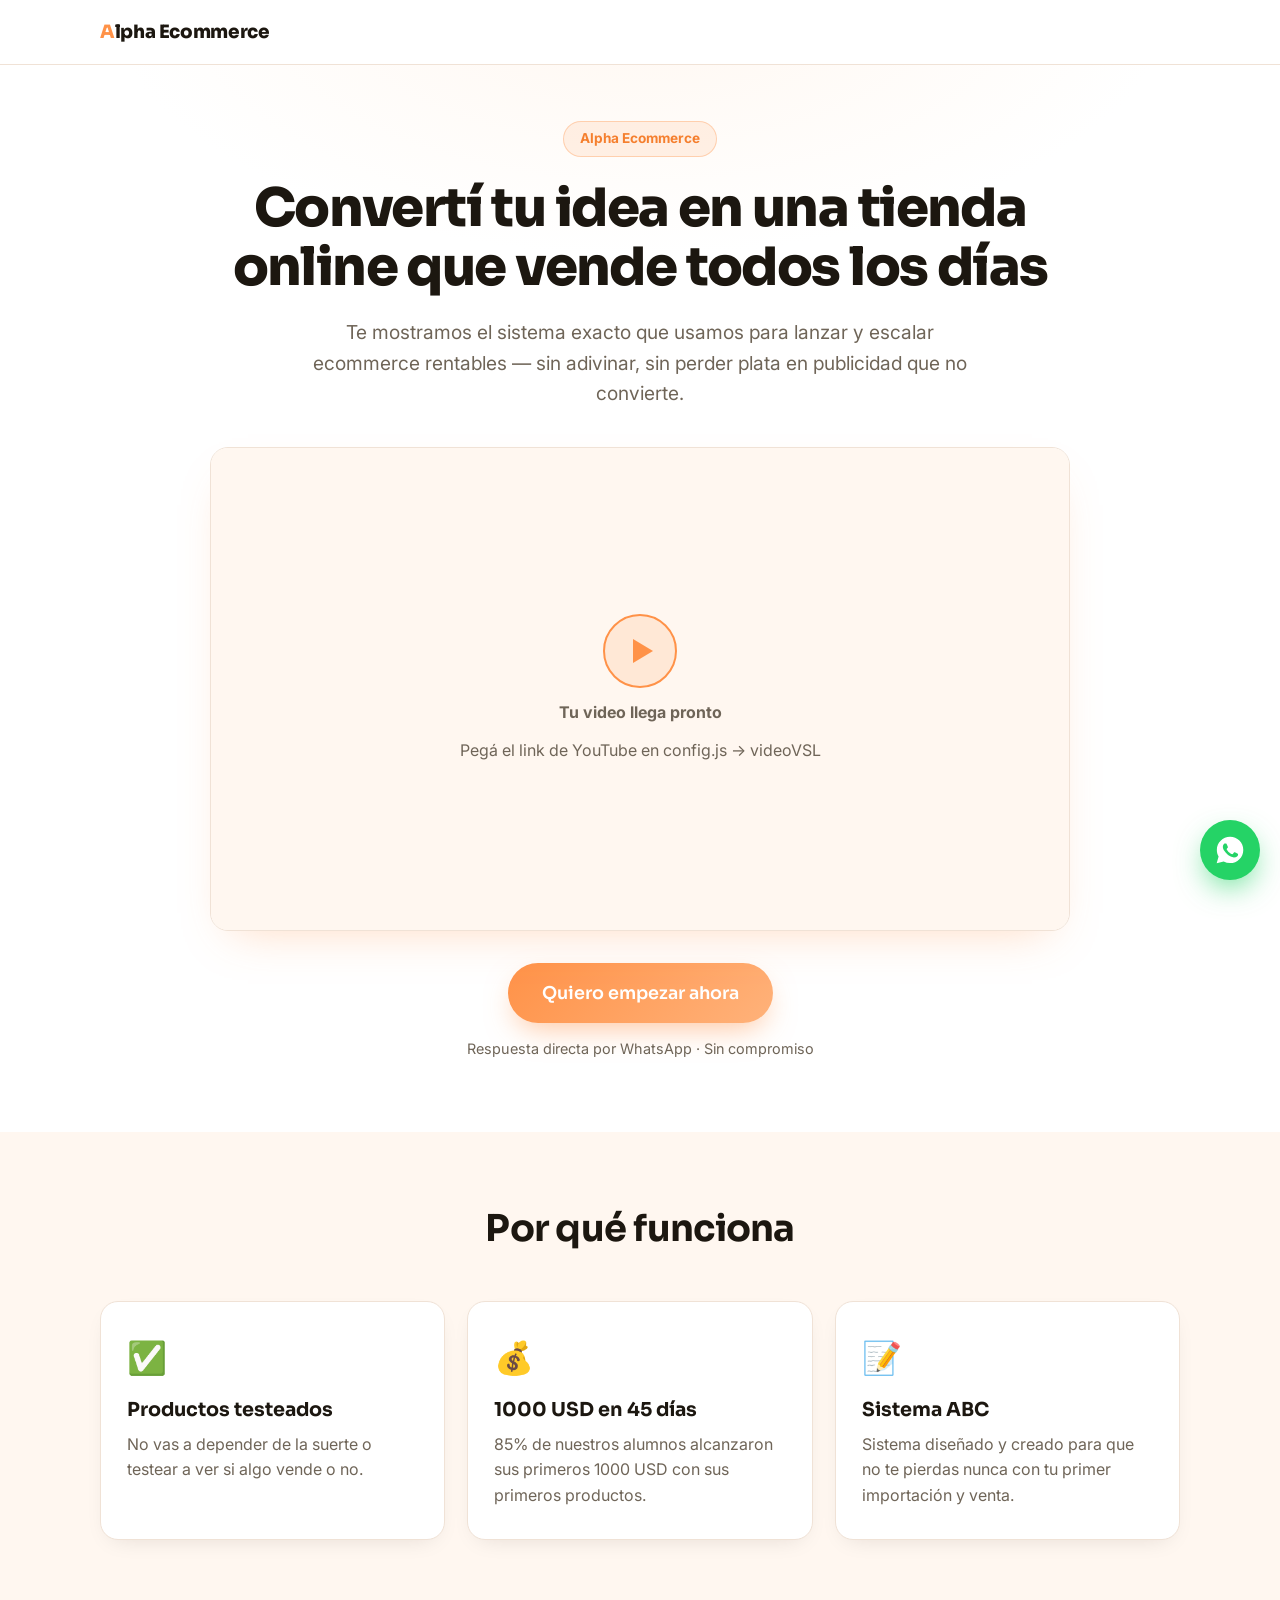
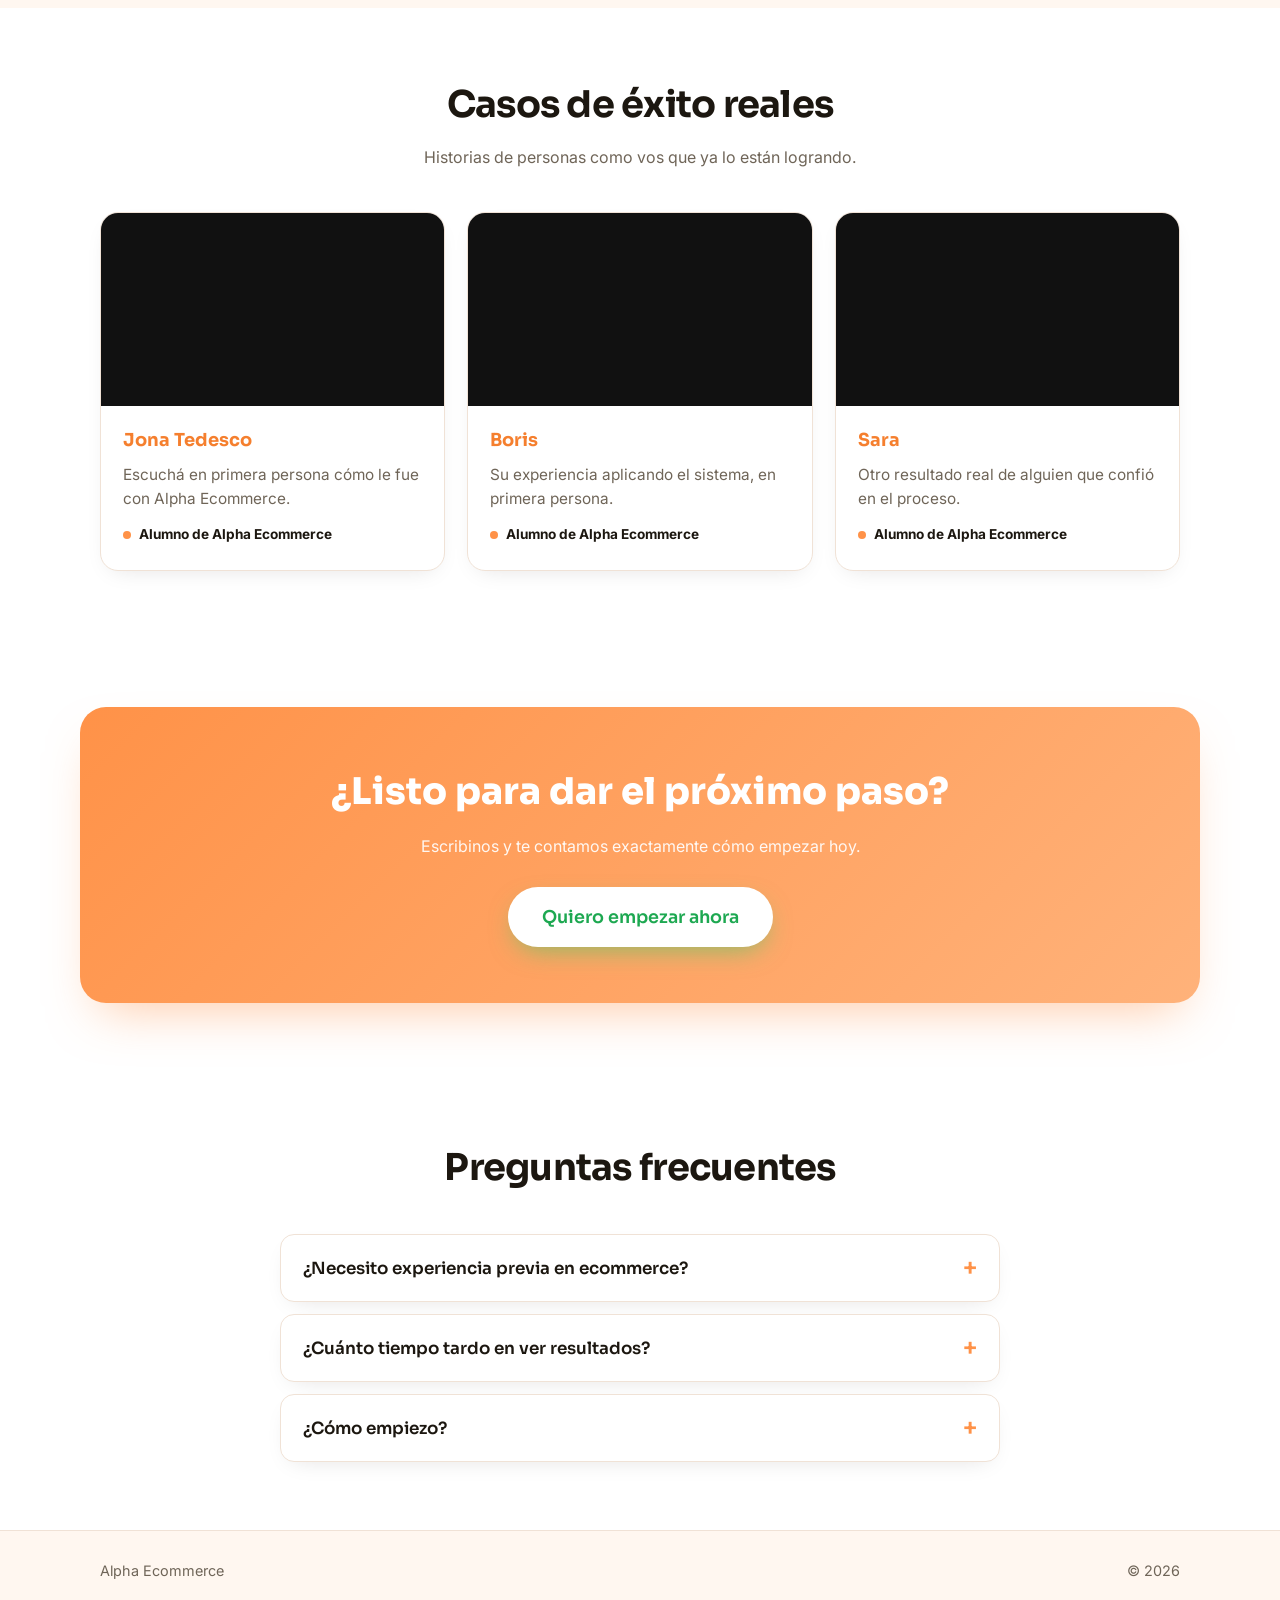
<file: index.html>
<!DOCTYPE html>
<html lang="es">
<head>
  <meta charset="UTF-8" />
  <meta name="viewport" content="width=device-width, initial-scale=1.0" />
  <title>Alpha Ecommerce — Escalá tu tienda online</title>
  <meta name="description" content="El sistema para lanzar y escalar ecommerce rentables. Mirá el video y los casos de éxito reales." />
  <link rel="preconnect" href="https://fonts.googleapis.com" />
  <link rel="preconnect" href="https://fonts.gstatic.com" crossorigin />
  <link href="https://fonts.googleapis.com/css2?family=Sora:wght@400;600;700;800&family=Inter:wght@400;500;600&display=swap" rel="stylesheet" />
  <link rel="stylesheet" href="assets/css/styles.css" />
</head>
<body>

  <!-- ====== NAV ====== -->
  <header class="nav">
    <div class="container nav__inner">
      <a href="#top" class="brand" id="brandName">Alpha Ecommerce</a>
    </div>
  </header>

  <!-- ====== HERO / VSL ====== -->
  <section class="hero" id="top">
    <div class="container hero__inner">
      <span class="pill" id="heroEyebrow">Alpha Ecommerce</span>
      <h1 class="hero__title" id="heroTitle">Cargando…</h1>
      <p class="hero__sub" id="heroSub"></p>

      <div class="video-frame" id="vslWrap">
        <!-- El video VSL se inyecta acá -->
      </div>

      <a href="#" class="btn btn--lg btn--cta" data-wa id="heroCta">Quiero empezar ahora</a>
      <p class="hero__micro">Respuesta directa por WhatsApp · Sin compromiso</p>
    </div>
  </section>

  <!-- ====== BENEFICIOS ====== -->
  <section class="section beneficios">
    <div class="container">
      <h2 class="section__title">Por qué funciona</h2>
      <div class="grid grid--3" id="beneficiosGrid"></div>
    </div>
  </section>

  <!-- ====== CASOS DE ÉXITO ====== -->
  <section class="section casos" id="casos">
    <div class="container">
      <h2 class="section__title">Casos de éxito reales</h2>
      <p class="section__sub">Historias de personas como vos que ya lo están logrando.</p>
      <div class="grid grid--3" id="casosGrid"></div>
    </div>
  </section>

  <!-- ====== CTA FINAL ====== -->
  <section class="section cta-final">
    <div class="container cta-final__inner">
      <h2 class="cta-final__title">¿Listo para dar el próximo paso?</h2>
      <p class="cta-final__sub">Escribinos y te contamos exactamente cómo empezar hoy.</p>
      <a href="#" class="btn btn--lg btn--wa" data-wa id="ctaFinal">Quiero empezar ahora</a>
    </div>
  </section>

  <!-- ====== FAQ ====== -->
  <section class="section faq">
    <div class="container container--narrow">
      <h2 class="section__title">Preguntas frecuentes</h2>
      <div id="faqList" class="faq__list"></div>
    </div>
  </section>

  <!-- ====== FOOTER ====== -->
  <footer class="footer">
    <div class="container footer__inner">
      <span id="footerBrand">Alpha Ecommerce</span>
      <span class="footer__year" id="footerYear"></span>
    </div>
  </footer>

  <!-- Botón flotante de WhatsApp -->
  <a href="#" class="wa-float" data-wa aria-label="WhatsApp">
    <span class="wa-ico wa-ico--lg" aria-hidden="true"></span>
  </a>

  <script src="assets/js/config.js"></script>
  <script src="assets/js/app.js"></script>
</body>
</html>
</file>
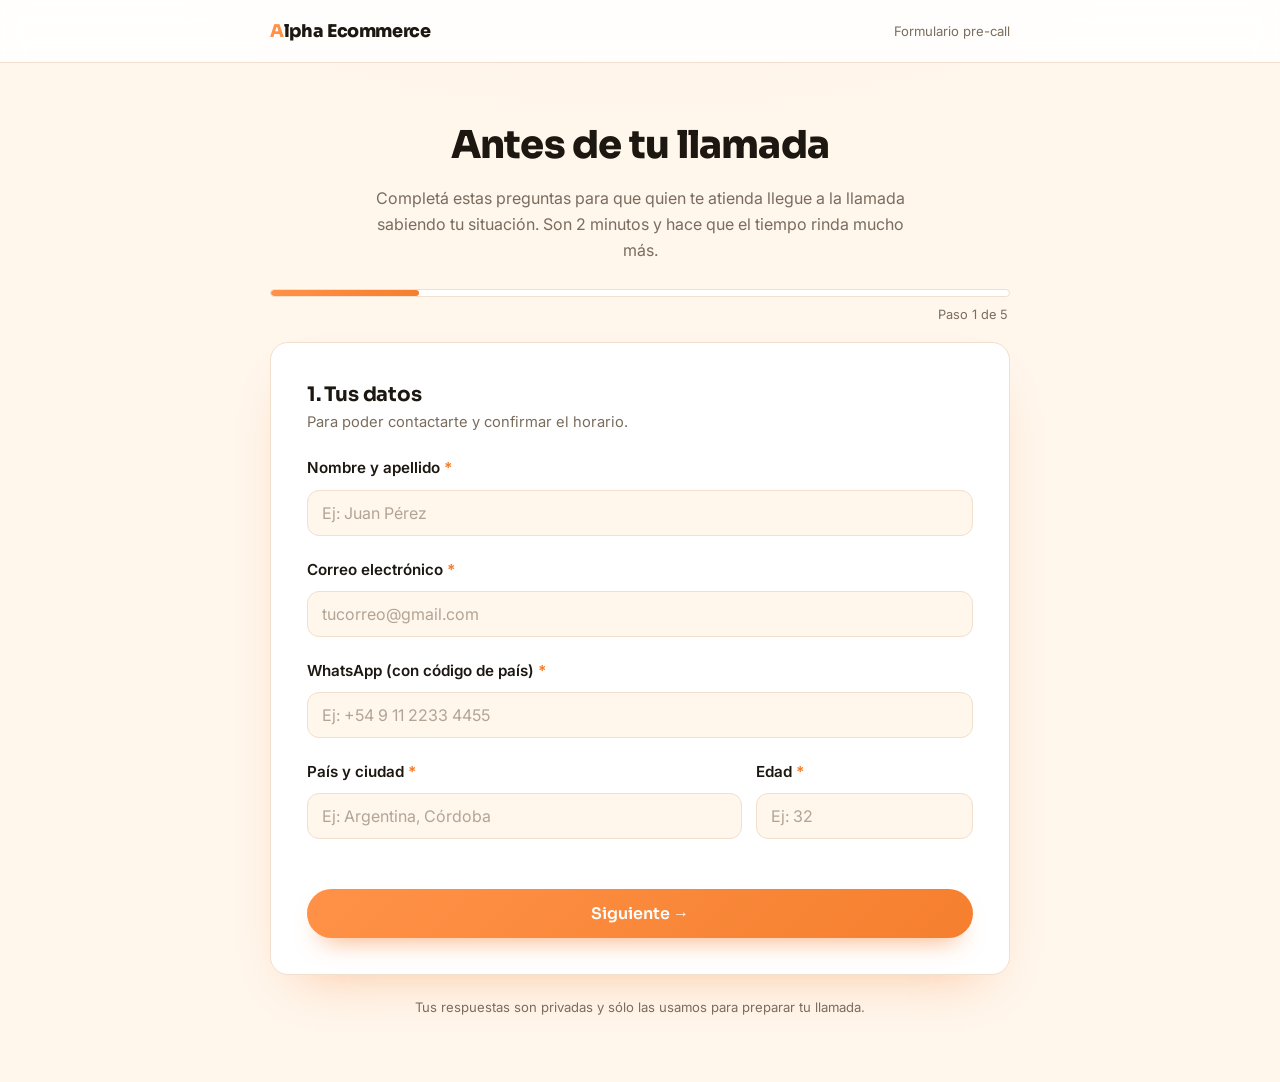
<file: precall.html>
<!DOCTYPE html>
<html lang="es">
<head>
  <meta charset="UTF-8" />
  <meta name="viewport" content="width=device-width, initial-scale=1.0" />
  <title>Formulario pre-call — Alpha Ecommerce</title>
  <meta name="description" content="Formulario previo a la llamada con el equipo de Alpha Ecommerce." />
  <meta name="robots" content="noindex, nofollow" />
  <meta name="theme-color" content="#ff9248" />
  <link rel="preconnect" href="https://fonts.googleapis.com" />
  <link rel="preconnect" href="https://fonts.gstatic.com" crossorigin />
  <link href="https://fonts.googleapis.com/css2?family=Sora:wght@400;600;700;800&family=Inter:wght@400;500;600&display=swap" rel="stylesheet" />
  <link rel="stylesheet" href="assets/css/precall.css" />
</head>
<body class="pc-body">

  <header class="pc-nav">
    <div class="pc-container pc-nav__inner">
      <span class="pc-brand" id="pcBrand">Alpha Ecommerce</span>
      <span class="pc-nav__tag">Formulario pre-call</span>
    </div>
  </header>

  <main class="pc-container pc-main">

    <div class="pc-head">
      <h1 class="pc-title" id="pcTitle">Antes de tu llamada</h1>
      <p class="pc-sub" id="pcSub">
        Completá estas preguntas para que quien te atienda llegue a la llamada
        sabiendo tu situación. Son 2 minutos y hace que el tiempo rinda mucho más.
      </p>
    </div>

    <div class="pc-progress" aria-hidden="true">
      <div class="pc-progress__bar" id="pcBar"></div>
    </div>
    <p class="pc-progress__label">Paso <span id="pcStepNow">1</span> de <span id="pcStepTotal">5</span></p>

    <form id="pcForm" class="pc-card" novalidate>

      <!-- ---------- PASO 1 ---------- -->
      <section class="pc-step is-active" data-step="1">
        <h2 class="pc-step__title">1. Tus datos</h2>
        <p class="pc-step__hint">Para poder contactarte y confirmar el horario.</p>

        <label class="pc-field">
          <span class="pc-label">Nombre y apellido <b>*</b></span>
          <input class="pc-input" type="text" name="Nombre y apellido" required autocomplete="name" placeholder="Ej: Juan Pérez" />
        </label>

        <label class="pc-field">
          <span class="pc-label">Correo electrónico <b>*</b></span>
          <input class="pc-input" type="email" name="Correo" required autocomplete="email" placeholder="tucorreo@gmail.com" />
        </label>

        <label class="pc-field">
          <span class="pc-label">WhatsApp (con código de país) <b>*</b></span>
          <input class="pc-input" type="tel" name="WhatsApp" required autocomplete="tel" placeholder="Ej: +54 9 11 2233 4455" />
        </label>

        <div class="pc-row">
          <label class="pc-field">
            <span class="pc-label">País y ciudad <b>*</b></span>
            <input class="pc-input" type="text" name="Pais y ciudad" required placeholder="Ej: Argentina, Córdoba" />
          </label>
          <label class="pc-field">
            <span class="pc-label">Edad <b>*</b></span>
            <input class="pc-input" type="number" name="Edad" required min="16" max="99" placeholder="Ej: 32" />
          </label>
        </div>
      </section>

      <!-- ---------- PASO 2 ---------- -->
      <section class="pc-step" data-step="2">
        <h2 class="pc-step__title">2. Tu situación hoy</h2>
        <p class="pc-step__hint">Sin filtros: esto es lo que nos permite ayudarte de verdad.</p>

        <fieldset class="pc-field">
          <legend class="pc-label">¿A qué te dedicás actualmente? <b>*</b></legend>
          <div class="pc-options">
            <label class="pc-opt"><input type="radio" name="Ocupacion actual" value="Empleado en relación de dependencia" required /><span>Empleado en relación de dependencia</span></label>
            <label class="pc-opt"><input type="radio" name="Ocupacion actual" value="Independiente / profesional" /><span>Independiente / profesional</span></label>
            <label class="pc-opt"><input type="radio" name="Ocupacion actual" value="Ya tengo un negocio" /><span>Ya tengo un negocio</span></label>
            <label class="pc-opt"><input type="radio" name="Ocupacion actual" value="Estudiante" /><span>Estudiante</span></label>
            <label class="pc-opt"><input type="radio" name="Ocupacion actual" value="Sin trabajo en este momento" /><span>Sin trabajo en este momento</span></label>
          </div>
        </fieldset>

        <fieldset class="pc-field">
          <legend class="pc-label">¿Cuánto generás por mes hoy (aprox.)? <b>*</b></legend>
          <div class="pc-options">
            <label class="pc-opt"><input type="radio" name="Ingresos actuales" value="Menos de 500 USD" required /><span>Menos de 500 USD</span></label>
            <label class="pc-opt"><input type="radio" name="Ingresos actuales" value="De 500 a 1000 USD" /><span>De 500 a 1000 USD</span></label>
            <label class="pc-opt"><input type="radio" name="Ingresos actuales" value="De 1000 a 2500 USD" /><span>De 1000 a 2500 USD</span></label>
            <label class="pc-opt"><input type="radio" name="Ingresos actuales" value="Más de 2500 USD" /><span>Más de 2500 USD</span></label>
          </div>
        </fieldset>

        <fieldset class="pc-field">
          <legend class="pc-label">¿Intentaste emprender antes? <b>*</b></legend>
          <div class="pc-options pc-options--inline">
            <label class="pc-opt"><input type="radio" name="Intentaste emprender antes" value="Sí" required data-toggle="quePaso" /><span>Sí</span></label>
            <label class="pc-opt"><input type="radio" name="Intentaste emprender antes" value="No" data-toggle="quePaso" /><span>No</span></label>
          </div>
        </fieldset>

        <label class="pc-field" id="quePaso" hidden>
          <span class="pc-label">¿Qué pasó? <b>*</b></span>
          <textarea class="pc-input pc-textarea" name="Que paso" rows="3" placeholder="Contanos brevemente qué intentaste y por qué no funcionó."></textarea>
        </label>

        <fieldset class="pc-field">
          <legend class="pc-label">¿Qué es lo que más te frena hoy para empezar? <b>*</b> <em class="pc-note">(podés elegir varias)</em></legend>
          <div class="pc-options">
            <label class="pc-opt"><input type="checkbox" name="Que te frena" value="Miedo a perder plata" /><span>Miedo a perder plata</span></label>
            <label class="pc-opt"><input type="checkbox" name="Que te frena" value="No entender aduana / logística" /><span>No entender aduana / logística</span></label>
            <label class="pc-opt"><input type="checkbox" name="Que te frena" value="No saber elegir productos" /><span>No saber elegir productos</span></label>
            <label class="pc-opt"><input type="checkbox" name="Que te frena" value="No saber vender" /><span>No saber vender</span></label>
            <label class="pc-opt"><input type="checkbox" name="Que te frena" value="Falta de tiempo" /><span>Falta de tiempo</span></label>
            <label class="pc-opt"><input type="checkbox" name="Que te frena" value="Falta de claridad" /><span>Falta de claridad</span></label>
            <label class="pc-opt"><input type="checkbox" name="Que te frena" value="Otro" data-toggle="frenaOtro" /><span>Otro</span></label>
          </div>
        </fieldset>

        <label class="pc-field" id="frenaOtro" hidden>
          <span class="pc-label">Contanos cuál es ese "otro" freno</span>
          <input class="pc-input" type="text" name="Otro freno" placeholder="Escribilo acá" />
        </label>
      </section>

      <!-- ---------- PASO 3 ---------- -->
      <section class="pc-step" data-step="3">
        <h2 class="pc-step__title">3. Tu objetivo</h2>
        <p class="pc-step__hint">Adónde querés llegar con un negocio de importaciones.</p>

        <fieldset class="pc-field">
          <legend class="pc-label">¿Cuánto te gustaría generar por mes? <b>*</b></legend>
          <div class="pc-options">
            <label class="pc-opt"><input type="radio" name="Objetivo mensual" value="De 1000 a 3000 USD por mes" required /><span>De 1000 a 3000 USD por mes</span></label>
            <label class="pc-opt"><input type="radio" name="Objetivo mensual" value="De 3000 a 6000 USD por mes" /><span>De 3000 a 6000 USD por mes</span></label>
            <label class="pc-opt"><input type="radio" name="Objetivo mensual" value="De 7000 a 10.000 USD por mes" /><span>De 7000 a 10.000 USD por mes</span></label>
            <label class="pc-opt"><input type="radio" name="Objetivo mensual" value="De 10.000 a 20.000 USD por mes" /><span>De 10.000 a 20.000 USD por mes</span></label>
            <label class="pc-opt"><input type="radio" name="Objetivo mensual" value="Más de 20.000 USD por mes" /><span>Más de 20.000 USD por mes</span></label>
          </div>
        </fieldset>

        <label class="pc-field">
          <span class="pc-label">¿Qué cambiaría en tu vida si lo lograras? <b>*</b></span>
          <textarea class="pc-input pc-textarea" name="Que cambiaria en tu vida" rows="4" required placeholder="Ej: dejar mi trabajo, más tiempo con mi familia, comprar mi casa…"></textarea>
        </label>

        <fieldset class="pc-field">
          <legend class="pc-label">¿Qué tan lejos sentís que estás de ese objetivo? <b>*</b></legend>
          <div class="pc-options">
            <label class="pc-opt"><input type="radio" name="Que tan lejos estas" value="Muy lejos" required /><span>Muy lejos</span></label>
            <label class="pc-opt"><input type="radio" name="Que tan lejos estas" value="Lejos" /><span>Lejos</span></label>
            <label class="pc-opt"><input type="radio" name="Que tan lejos estas" value="Cerca pero sin saber por dónde empezar" /><span>Cerca pero sin saber por dónde empezar</span></label>
            <label class="pc-opt"><input type="radio" name="Que tan lejos estas" value="Cerca, sólo me falta un método" /><span>Cerca, sólo me falta un método</span></label>
          </div>
        </fieldset>
      </section>

      <!-- ---------- PASO 4 ---------- -->
      <section class="pc-step" data-step="4">
        <h2 class="pc-step__title">4. Compromiso e inversión</h2>
        <p class="pc-step__hint">Trabajamos con personas decididas a arrancar. Sé honesto con esto.</p>

        <div class="pc-field">
          <span class="pc-label">¿Cuán comprometido estás en crear tu negocio este año? <b>*</b></span>
          <div class="pc-range">
            <input type="range" name="Compromiso" id="pcRange" min="1" max="10" step="1" value="8" />
            <output class="pc-range__out" id="pcRangeOut">8</output>
          </div>
          <div class="pc-range__scale"><span>1 · Sólo curiosidad</span><span>10 · Empiezo ya</span></div>
        </div>

        <fieldset class="pc-field">
          <legend class="pc-label">¿Creés que necesitás ayuda para aprender a importar y crear tu negocio? <b>*</b></legend>
          <div class="pc-options">
            <label class="pc-opt"><input type="radio" name="Necesitas ayuda" value="Sí, es lo que necesito" required /><span>Sí, es lo que necesito</span></label>
            <label class="pc-opt"><input type="radio" name="Necesitas ayuda" value="Tal vez, quiero ver de qué se trata" /><span>Tal vez, quiero ver de qué se trata</span></label>
            <label class="pc-opt"><input type="radio" name="Necesitas ayuda" value="No, prefiero hacerlo solo" /><span>No, prefiero hacerlo solo</span></label>
          </div>
        </fieldset>

        <fieldset class="pc-field">
          <legend class="pc-label">¿Cuánto invertirías para aprender a importar y crear tu negocio? <b>*</b></legend>
          <div class="pc-options">
            <label class="pc-opt"><input type="radio" name="Cuanto invertirias" value="Menos de 500 USD" required /><span>Menos de 500 USD</span></label>
            <label class="pc-opt"><input type="radio" name="Cuanto invertirias" value="De 600 a 1200 USD" /><span>De 600 a 1200 USD</span></label>
            <label class="pc-opt"><input type="radio" name="Cuanto invertirias" value="De 1200 a 2500 USD" /><span>De 1200 a 2500 USD</span></label>
            <label class="pc-opt"><input type="radio" name="Cuanto invertirias" value="+ de 2500 USD" /><span>+ de 2500 USD</span></label>
          </div>
        </fieldset>

        <fieldset class="pc-field">
          <legend class="pc-label">¿De cuánto capital disponés hoy para arrancar (mercadería incluida)? <b>*</b></legend>
          <div class="pc-options">
            <label class="pc-opt"><input type="radio" name="Capital disponible" value="No tengo capital hoy" required /><span>No tengo capital hoy</span></label>
            <label class="pc-opt"><input type="radio" name="Capital disponible" value="Menos de 1000 USD" /><span>Menos de 1000 USD</span></label>
            <label class="pc-opt"><input type="radio" name="Capital disponible" value="De 1000 a 3000 USD" /><span>De 1000 a 3000 USD</span></label>
            <label class="pc-opt"><input type="radio" name="Capital disponible" value="De 3000 a 5000 USD" /><span>De 3000 a 5000 USD</span></label>
            <label class="pc-opt"><input type="radio" name="Capital disponible" value="Más de 5000 USD" /><span>Más de 5000 USD</span></label>
          </div>
        </fieldset>

        <fieldset class="pc-field">
          <legend class="pc-label">Si en la llamada vemos que es para vos, ¿cuándo podrías empezar? <b>*</b></legend>
          <div class="pc-options">
            <label class="pc-opt"><input type="radio" name="Cuando podrias empezar" value="Ya mismo" required /><span>Ya mismo</span></label>
            <label class="pc-opt"><input type="radio" name="Cuando podrias empezar" value="En 15 / 30 días" /><span>En 15 / 30 días</span></label>
            <label class="pc-opt"><input type="radio" name="Cuando podrias empezar" value="En más de 2 meses" /><span>En más de 2 meses</span></label>
            <label class="pc-opt"><input type="radio" name="Cuando podrias empezar" value="Todavía no lo sé" /><span>Todavía no lo sé</span></label>
          </div>
        </fieldset>
      </section>

      <!-- ---------- PASO 5 ---------- -->
      <section class="pc-step" data-step="5">
        <h2 class="pc-step__title">5. Para cerrar</h2>
        <p class="pc-step__hint">Último paso y listo.</p>

        <label class="pc-field">
          <span class="pc-label">¿Hay algo más que quieras que sepamos antes de la llamada?</span>
          <textarea class="pc-input pc-textarea" name="Comentarios" rows="3" placeholder="Opcional"></textarea>
        </label>

        <label class="pc-check">
          <input type="checkbox" name="Compromiso de asistencia" value="Sí, me comprometo a estar" required />
          <span>Me comprometo a conectarme a la llamada en el horario acordado, con tiempo y en un lugar tranquilo. <b>*</b></span>
        </label>
      </section>

      <!-- ---------- ERROR ---------- -->
      <p class="pc-error" id="pcError" role="alert" hidden></p>

      <!-- ---------- NAV ---------- -->
      <div class="pc-actions">
        <button type="button" class="pc-btn pc-btn--ghost" id="pcPrev" hidden>← Volver</button>
        <button type="button" class="pc-btn pc-btn--main" id="pcNext">Siguiente →</button>
        <button type="submit" class="pc-btn pc-btn--main" id="pcSend" hidden>Enviar formulario</button>
      </div>
    </form>

    <div class="pc-card pc-thanks" id="pcThanks" hidden>
      <div class="pc-thanks__ico">✓</div>
      <p class="pc-thanks__tag">Último paso</p>
      <h2 class="pc-thanks__title">Escribinos por WhatsApp para recibir tu regalo</h2>
      <p class="pc-thanks__sub" id="pcThanksSub">
        Mandanos el mensaje que ya te dejamos escrito y te enviamos la Calculadora de Costos de Importación.
      </p>
      <a class="pc-btn pc-btn--wa" id="pcWhatsApp" href="#" target="_blank" rel="noopener">
        <span class="pc-wa-ico" aria-hidden="true"></span>Recibir mi calculadora por WhatsApp
      </a>
      <p class="pc-thanks__note">Si no nos escribís, no podemos enviarte la calculadora.</p>
    </div>

    <p class="pc-foot">Tus respuestas son privadas y sólo las usamos para preparar tu llamada.</p>
  </main>

  <!-- Copia oculta del formulario para que Netlify detecte los campos -->
  <form name="precall" data-netlify="true" netlify-honeypot="bot-field" hidden>
    <input type="text" name="Nombre y apellido" /><input type="email" name="Correo" /><input type="text" name="WhatsApp" />
    <input type="text" name="Pais y ciudad" /><input type="text" name="Edad" /><input type="text" name="Ocupacion actual" />
    <input type="text" name="Ingresos actuales" /><input type="text" name="Intentaste emprender antes" /><input type="text" name="Que paso" />
    <input type="text" name="Que te frena" /><input type="text" name="Otro freno" /><input type="text" name="Objetivo mensual" />
    <input type="text" name="Que cambiaria en tu vida" /><input type="text" name="Que tan lejos estas" /><input type="text" name="Compromiso" />
    <input type="text" name="Necesitas ayuda" /><input type="text" name="Cuanto invertirias" /><input type="text" name="Capital disponible" />
    <input type="text" name="Cuando podrias empezar" /><input type="text" name="Comentarios" /><input type="text" name="Compromiso de asistencia" /><input type="text" name="Origen" />
  </form>

  <script src="assets/js/precall-config.js"></script>
  <script src="assets/js/precall.js"></script>
</body>
</html>
</file>
<file: assets/css/styles.css>
/* ===================================================================
   Alpha Ecommerce — Landing VSL  ·  Tema: Naranja y Blanco
   =================================================================== */

:root {
  --bg: #ffffff;
  --bg-soft: #fff7f0;      /* naranja muy suave para secciones */
  --card: #ffffff;
  --line: #f0e2d6;
  --text: #1c1710;
  --muted: #6f6558;
  --brand: #ff9248;        /* naranja principal (suave) */
  --brand-2: #ffb27a;      /* naranja claro */
  --brand-dark: #f57f2e;   /* naranja hover */
  --wa: #25d366;
  --wa-dark: #1da851;
  --radius: 18px;
  --shadow: 0 20px 45px -22px rgba(255, 146, 72, 0.35);
  --shadow-soft: 0 8px 24px -12px rgba(28, 23, 16, 0.15);
}

* { box-sizing: border-box; margin: 0; padding: 0; }

html { scroll-behavior: smooth; }

body {
  font-family: 'Inter', system-ui, sans-serif;
  background: var(--bg);
  color: var(--text);
  line-height: 1.6;
  -webkit-font-smoothing: antialiased;
}

h1, h2, h3, .brand { font-family: 'Sora', sans-serif; }

img, iframe { max-width: 100%; display: block; }

.container { width: 100%; max-width: 1120px; margin: 0 auto; padding: 0 20px; }
.container--narrow { max-width: 760px; }

/* ---------- NAV ---------- */
.nav {
  position: sticky; top: 0; z-index: 40;
  background: rgba(255, 255, 255, 0.85);
  backdrop-filter: blur(12px);
  border-bottom: 1px solid var(--line);
}
.nav__inner { display: flex; align-items: center; justify-content: space-between; height: 64px; }
.brand { font-weight: 800; font-size: 1.15rem; color: var(--text); text-decoration: none; letter-spacing: -0.02em; }
.brand::first-letter { color: var(--brand); }

/* ---------- BOTONES ---------- */
.btn {
  display: inline-flex; align-items: center; gap: 9px;
  border: none; cursor: pointer; text-decoration: none;
  font-weight: 600; border-radius: 999px;
  transition: transform 0.15s ease, box-shadow 0.15s ease, background 0.15s ease;
  font-family: 'Sora', sans-serif;
}
.btn:hover { transform: translateY(-2px); }
.btn--sm { padding: 8px 16px; font-size: 0.9rem; }
.btn--lg { padding: 16px 34px; font-size: 1.1rem; }

/* Botón de acción principal = NARANJA */
.btn--cta {
  background: linear-gradient(135deg, var(--brand) 0%, var(--brand-2) 100%);
  color: #fff; box-shadow: 0 12px 30px -8px rgba(255, 146, 72, 0.55);
}
.btn--cta:hover { background: var(--brand-dark); }

/* Botón WhatsApp = VERDE (color reconocible de la marca) */
.btn--wa { background: var(--wa); color: #06381c; box-shadow: 0 10px 26px -8px rgba(37, 211, 102, 0.55); }
.btn--wa:hover { background: var(--wa-dark); color: #fff; }

/* Ícono WhatsApp (SVG embebido, sin recursos externos) */
.wa-ico {
  width: 18px; height: 18px; display: inline-block;
  background: currentColor;
  -webkit-mask: var(--wa-mask) center/contain no-repeat;
  mask: var(--wa-mask) center/contain no-repeat;
}
.wa-ico--lg { width: 32px; height: 32px; color: #fff; }
:root {
  --wa-mask: url("data:image/svg+xml,%3Csvg xmlns='http://www.w3.org/2000/svg' viewBox='0 0 24 24'%3E%3Cpath d='M12.04 2C6.58 2 2.13 6.45 2.13 11.91c0 1.75.46 3.45 1.32 4.95L2 22l5.25-1.38a9.9 9.9 0 0 0 4.79 1.22h.01c5.46 0 9.91-4.45 9.91-9.91 0-2.65-1.03-5.14-2.9-7.01A9.82 9.82 0 0 0 12.04 2zm5.8 14.14c-.24.68-1.42 1.32-1.95 1.36-.5.05-.99.24-3.36-.7-2.83-1.11-4.62-4.01-4.76-4.2-.14-.19-1.14-1.51-1.14-2.88 0-1.37.72-2.05.97-2.33.25-.28.55-.35.73-.35.18 0 .37 0 .53.01.17.01.4-.06.62.48.24.55.81 1.92.88 2.06.07.14.12.3.02.49-.1.19-.14.3-.28.46-.14.16-.3.36-.42.48-.14.14-.29.29-.12.57.17.28.75 1.24 1.62 2.01 1.11.99 2.05 1.3 2.33 1.44.28.14.44.12.6-.07.16-.19.7-.81.89-1.09.18-.28.37-.23.62-.14.25.09 1.6.75 1.87.89.28.14.46.21.53.32.07.12.07.66-.17 1.35z'/%3E%3C/svg%3E");
}

/* ---------- HERO / VSL ---------- */
.hero {
  padding: 56px 0 72px; text-align: center;
  background: radial-gradient(900px 460px at 50% -8%, var(--bg-soft) 0%, var(--bg) 60%);
}
.hero__inner { display: flex; flex-direction: column; align-items: center; }
.pill {
  display: inline-block; padding: 6px 16px; border-radius: 999px;
  background: rgba(255, 146, 72, 0.12); color: var(--brand-dark);
  border: 1px solid rgba(255, 146, 72, 0.35);
  font-size: 0.85rem; font-weight: 700; margin-bottom: 22px;
}
.hero__title {
  font-size: clamp(1.9rem, 5vw, 3.3rem); font-weight: 800;
  line-height: 1.12; letter-spacing: -0.03em; max-width: 900px; color: var(--text);
}
.hero__sub { color: var(--muted); font-size: clamp(1rem, 2.5vw, 1.2rem); max-width: 660px; margin: 20px auto 0; }

.video-frame {
  width: 100%; max-width: 860px; margin: 38px auto 32px;
  aspect-ratio: 16 / 9; border-radius: var(--radius); overflow: hidden;
  background: #fff; border: 1px solid var(--line); box-shadow: var(--shadow);
  position: relative;
}
.video-frame iframe { width: 100%; height: 100%; border: 0; }
.video-placeholder {
  position: absolute; inset: 0; display: flex; flex-direction: column;
  align-items: center; justify-content: center; gap: 12px; color: var(--muted); text-align: center; padding: 20px;
  background: var(--bg-soft);
}
.video-placeholder .play {
  width: 74px; height: 74px; border-radius: 50%;
  background: rgba(255, 146, 72, 0.15); border: 2px solid var(--brand);
  display: grid; place-items: center;
}
.video-placeholder .play::after {
  content: ''; width: 0; height: 0; margin-left: 5px;
  border-left: 20px solid var(--brand);
  border-top: 12px solid transparent; border-bottom: 12px solid transparent;
}
.hero__micro { color: var(--muted); font-size: 0.9rem; margin-top: 14px; }

/* ---------- SECCIONES ---------- */
.section { padding: 68px 0; }
.section__title {
  font-size: clamp(1.6rem, 4vw, 2.3rem); font-weight: 700;
  text-align: center; letter-spacing: -0.02em; color: var(--text);
}
.section__sub { color: var(--muted); text-align: center; margin-top: 10px; margin-bottom: 8px; }

.grid { display: grid; gap: 22px; margin-top: 42px; }
.grid--3 { grid-template-columns: repeat(3, 1fr); }

/* ---------- BENEFICIOS ---------- */
.beneficios { background: var(--bg-soft); }
.card {
  background: var(--card); border: 1px solid var(--line);
  border-radius: var(--radius); padding: 30px 26px; box-shadow: var(--shadow-soft);
}
.beneficio__icono { font-size: 2rem; margin-bottom: 12px; }
.beneficio__titulo { font-size: 1.2rem; font-weight: 700; margin-bottom: 6px; }
.beneficio__texto { color: var(--muted); }

/* ---------- CASOS ---------- */
.caso {
  background: var(--card); border: 1px solid var(--line);
  border-radius: var(--radius); overflow: hidden; display: flex; flex-direction: column;
  box-shadow: var(--shadow-soft);
  transition: transform 0.2s ease, border-color 0.2s ease, box-shadow 0.2s ease;
}
.caso:hover { transform: translateY(-4px); border-color: var(--brand); box-shadow: var(--shadow); }
.caso__video { aspect-ratio: 16 / 9; background: #111; }
.caso__video iframe { width: 100%; height: 100%; border: 0; }
.caso__body { padding: 20px 22px 24px; }
.caso__titulo { font-size: 1.12rem; font-weight: 700; color: var(--brand-dark); }
.caso__desc { color: var(--muted); margin: 8px 0 12px; font-size: 0.96rem; }
.caso__nombre { font-size: 0.85rem; font-weight: 700; color: var(--text); display: flex; align-items: center; gap: 8px; }
.caso__nombre::before { content: ''; width: 8px; height: 8px; border-radius: 50%; background: var(--brand); }

/* ---------- CTA FINAL ---------- */
.cta-final__inner {
  text-align: center;
  background: linear-gradient(135deg, var(--brand) 0%, var(--brand-2) 100%);
  border-radius: 26px; padding: 56px 30px; color: #fff;
  box-shadow: 0 24px 50px -20px rgba(255, 146, 72, 0.5);
}
.cta-final__title { font-size: clamp(1.6rem, 4vw, 2.3rem); font-weight: 800; color: #fff; }
.cta-final__sub { color: rgba(255, 255, 255, 0.92); margin: 12px 0 28px; }
/* Dentro del bloque naranja, el botón WhatsApp resalta en blanco/verde */
.cta-final .btn--wa { background: #fff; color: var(--wa-dark); }
.cta-final .btn--wa:hover { background: #f2f2f2; color: var(--wa-dark); }

/* ---------- FAQ ---------- */
.faq__list { margin-top: 36px; display: flex; flex-direction: column; gap: 12px; }
.faq__item { background: var(--card); border: 1px solid var(--line); border-radius: 14px; overflow: hidden; box-shadow: var(--shadow-soft); }
.faq__q {
  width: 100%; text-align: left; background: none; border: none; color: var(--text);
  padding: 18px 22px; font-size: 1.05rem; font-weight: 600; cursor: pointer;
  display: flex; justify-content: space-between; align-items: center; gap: 16px;
  font-family: 'Sora', sans-serif;
}
.faq__q::after { content: '+'; font-size: 1.5rem; color: var(--brand); transition: transform 0.2s ease; }
.faq__item.open .faq__q::after { transform: rotate(45deg); }
.faq__a { max-height: 0; overflow: hidden; color: var(--muted); padding: 0 22px; transition: max-height 0.25s ease, padding 0.25s ease; }
.faq__item.open .faq__a { max-height: 300px; padding: 0 22px 20px; }

/* ---------- FOOTER ---------- */
.footer { border-top: 1px solid var(--line); padding: 28px 0; color: var(--muted); background: var(--bg-soft); }
.footer__inner { display: flex; justify-content: space-between; align-items: center; font-size: 0.9rem; }

/* ---------- WHATSAPP FLOTANTE (siempre visible) ---------- */
.wa-float {
  position: fixed; right: 20px; bottom: 20px; z-index: 50;
  width: 60px; height: 60px; border-radius: 50%;
  background: var(--wa); display: grid; place-items: center;
  box-shadow: 0 12px 30px -6px rgba(37, 211, 102, 0.7);
  transition: transform 0.15s ease;
  animation: pulse 2.4s infinite;
}
.wa-float:hover { transform: scale(1.08); }
@keyframes pulse {
  0% { box-shadow: 0 12px 30px -6px rgba(37,211,102,0.7), 0 0 0 0 rgba(37,211,102,0.5); }
  70% { box-shadow: 0 12px 30px -6px rgba(37,211,102,0.7), 0 0 0 16px rgba(37,211,102,0); }
  100% { box-shadow: 0 12px 30px -6px rgba(37,211,102,0.7), 0 0 0 0 rgba(37,211,102,0); }
}

/* ---------- RESPONSIVE ---------- */
@media (max-width: 900px) {
  .grid--3 { grid-template-columns: 1fr 1fr; }
}
@media (max-width: 620px) {
  .grid--3 { grid-template-columns: 1fr; }
  .hero { padding: 36px 0 52px; }
  .section { padding: 50px 0; }
  .btn--lg { padding: 15px 28px; font-size: 1.02rem; }
  .wa-float { width: 54px; height: 54px; }
}

@media (prefers-reduced-motion: reduce) {
  * { animation: none !important; scroll-behavior: auto; }
}
</file>
<file: assets/css/precall.css>
/* ===================================================================
   Alpha Ecommerce — Formulario Pre-Call
   Paleta: crema · naranja · blanco
   =================================================================== */

:root {
  --pc-cream: #fff6ec;       /* fondo crema */
  --pc-cream-2: #fdece0;     /* crema más cálido */
  --pc-white: #ffffff;
  --pc-line: #f2dfcd;
  --pc-text: #1c1710;
  --pc-muted: #7a6d5e;
  --pc-brand: #ff9248;       /* naranja principal */
  --pc-brand-dark: #f57f2e;  /* naranja hover */
  --pc-brand-soft: #ffe6d2;  /* naranja muy suave */
  --pc-wa: #25d366;
  --pc-wa-dark: #1da851;
  --pc-danger: #d9503f;
  --pc-radius: 18px;
  --pc-shadow: 0 24px 50px -28px rgba(245, 127, 46, 0.45);
}

* { box-sizing: border-box; margin: 0; padding: 0; }

/* El atributo hidden siempre gana (lo usamos para pasos y campos condicionales) */
[hidden] { display: none !important; }

.pc-body {
  font-family: 'Inter', system-ui, sans-serif;
  background:
    radial-gradient(900px 420px at 50% -180px, var(--pc-cream-2), transparent 70%),
    var(--pc-cream);
  color: var(--pc-text);
  line-height: 1.6;
  min-height: 100vh;
  -webkit-font-smoothing: antialiased;
}

h1, h2, .pc-brand, .pc-btn { font-family: 'Sora', sans-serif; }

.pc-container { width: 100%; max-width: 780px; margin: 0 auto; padding: 0 20px; }

/* ---------- NAV ---------- */
.pc-nav {
  background: rgba(255, 255, 255, 0.9);
  backdrop-filter: blur(12px);
  border-bottom: 1px solid var(--pc-line);
  position: sticky; top: 0; z-index: 10;
}
.pc-nav__inner { display: flex; align-items: center; justify-content: space-between; height: 62px; }
.pc-brand { font-weight: 800; font-size: 1.1rem; color: var(--pc-text); text-decoration: none; letter-spacing: -0.02em; }
.pc-brand::first-letter { color: var(--pc-brand); }
.pc-nav__tag { font-size: 0.82rem; color: var(--pc-muted); }

/* ---------- CABECERA ---------- */
.pc-main { padding: 38px 20px 64px; }
.pc-head { text-align: center; margin-bottom: 26px; }
.pc-pill {
  display: inline-block; background: var(--pc-brand-soft); color: var(--pc-brand-dark);
  font-size: 0.78rem; font-weight: 600; padding: 6px 14px; border-radius: 999px;
  letter-spacing: 0.02em;
}
.pc-title { font-size: clamp(1.7rem, 5vw, 2.4rem); font-weight: 800; letter-spacing: -0.02em; margin: 14px 0 10px; }
.pc-sub { color: var(--pc-muted); max-width: 560px; margin: 0 auto; }

/* ---------- PROGRESO ---------- */
.pc-progress {
  height: 8px; background: var(--pc-white); border: 1px solid var(--pc-line);
  border-radius: 999px; overflow: hidden;
}
.pc-progress__bar {
  height: 100%; width: 20%;
  background: linear-gradient(90deg, var(--pc-brand), var(--pc-brand-dark));
  border-radius: 999px; transition: width 0.35s ease;
}
.pc-progress__label { text-align: right; font-size: 0.8rem; color: var(--pc-muted); margin: 8px 2px 16px; }

/* ---------- TARJETA ---------- */
.pc-card {
  background: var(--pc-white);
  border: 1px solid var(--pc-line);
  border-radius: var(--pc-radius);
  box-shadow: var(--pc-shadow);
  padding: clamp(22px, 4vw, 36px);
}

/* ---------- PASOS ---------- */
.pc-step { display: none; }
.pc-step.is-active { display: block; animation: pcIn 0.28s ease; }
@keyframes pcIn { from { opacity: 0; transform: translateY(8px); } to { opacity: 1; transform: none; } }

.pc-step__title { font-size: 1.25rem; font-weight: 700; letter-spacing: -0.01em; }
.pc-step__hint { color: var(--pc-muted); font-size: 0.92rem; margin-bottom: 22px; }

/* ---------- CAMPOS ---------- */
.pc-field { display: block; border: none; margin-bottom: 22px; }
.pc-label { display: block; font-weight: 600; font-size: 0.95rem; margin-bottom: 9px; }
.pc-label b { color: var(--pc-brand-dark); }
.pc-note { color: var(--pc-muted); font-weight: 400; font-style: normal; font-size: 0.85rem; }

.pc-input {
  width: 100%; font-family: inherit; font-size: 1rem; color: var(--pc-text);
  background: var(--pc-cream); border: 1.5px solid var(--pc-line);
  border-radius: 12px; padding: 12px 14px;
  transition: border-color 0.15s ease, background 0.15s ease, box-shadow 0.15s ease;
}
.pc-input::placeholder { color: #b3a595; }
.pc-input:focus {
  outline: none; background: var(--pc-white);
  border-color: var(--pc-brand);
  box-shadow: 0 0 0 4px rgba(255, 146, 72, 0.16);
}
.pc-textarea { resize: vertical; min-height: 92px; }

.pc-row { display: grid; grid-template-columns: 2fr 1fr; gap: 14px; }
@media (max-width: 540px) { .pc-row { grid-template-columns: 1fr; } }

/* ---------- OPCIONES ---------- */
.pc-options { display: grid; gap: 9px; }
.pc-options--inline { grid-template-columns: 1fr 1fr; }

.pc-opt {
  display: flex; align-items: center; gap: 11px; cursor: pointer;
  background: var(--pc-cream); border: 1.5px solid var(--pc-line);
  border-radius: 12px; padding: 11px 14px;
  font-size: 0.95rem;
  transition: border-color 0.15s ease, background 0.15s ease, transform 0.12s ease;
}
.pc-opt:hover { border-color: var(--pc-brand); transform: translateY(-1px); }
.pc-opt input { accent-color: var(--pc-brand-dark); width: 18px; height: 18px; flex: none; cursor: pointer; }
.pc-opt:has(input:checked) { background: var(--pc-brand-soft); border-color: var(--pc-brand); font-weight: 600; }
.pc-opt input:focus-visible { outline: 2px solid var(--pc-brand-dark); outline-offset: 2px; }

/* ---------- SLIDER ---------- */
.pc-range { display: flex; align-items: center; gap: 16px; }
.pc-range input[type="range"] {
  flex: 1; accent-color: var(--pc-brand-dark); height: 26px; cursor: pointer;
}
.pc-range__out {
  font-family: 'Sora', sans-serif; font-weight: 700; font-size: 1.05rem;
  background: var(--pc-brand); color: #fff;
  min-width: 46px; text-align: center; padding: 6px 4px; border-radius: 12px;
}
.pc-range__scale { display: flex; justify-content: space-between; font-size: 0.78rem; color: var(--pc-muted); margin-top: 4px; }

/* ---------- CHECK FINAL ---------- */
.pc-check {
  display: flex; gap: 12px; align-items: flex-start; cursor: pointer;
  background: var(--pc-cream); border: 1.5px solid var(--pc-line);
  border-radius: 12px; padding: 14px; font-size: 0.93rem;
}
.pc-check input { accent-color: var(--pc-brand-dark); width: 20px; height: 20px; flex: none; margin-top: 2px; cursor: pointer; }
.pc-check:has(input:checked) { background: var(--pc-brand-soft); border-color: var(--pc-brand); }
.pc-check b { color: var(--pc-brand-dark); }

/* ---------- ERROR ---------- */
.pc-error {
  background: #fdecea; color: var(--pc-danger); border: 1px solid #f6cfc9;
  border-radius: 12px; padding: 11px 14px; font-size: 0.9rem; margin-bottom: 16px;
}
.pc-invalid { border-color: var(--pc-danger) !important; }

/* ---------- BOTONES ---------- */
.pc-actions { display: flex; gap: 12px; margin-top: 28px; }
.pc-actions .pc-btn--main { flex: 1; }
.pc-btn {
  display: inline-flex; align-items: center; justify-content: center; gap: 8px;
  border: none; cursor: pointer; text-decoration: none;
  font-weight: 600; font-size: 1rem; border-radius: 999px; padding: 14px 26px;
  transition: transform 0.15s ease, box-shadow 0.15s ease, background 0.15s ease;
}
.pc-btn:hover { transform: translateY(-2px); }
.pc-btn--main {
  color: #fff;
  background: linear-gradient(135deg, var(--pc-brand), var(--pc-brand-dark));
  box-shadow: 0 14px 26px -14px rgba(245, 127, 46, 0.75);
}
.pc-btn--ghost { background: var(--pc-cream); color: var(--pc-text); border: 1.5px solid var(--pc-line); }
.pc-btn[disabled] { opacity: 0.65; pointer-events: none; }

/* ---------- GRACIAS ---------- */
.pc-thanks { text-align: center; }
.pc-thanks__ico {
  width: 62px; height: 62px; margin: 0 auto 16px; border-radius: 50%;
  background: var(--pc-brand-soft); color: var(--pc-brand-dark);
  display: grid; place-items: center; font-size: 1.9rem; font-weight: 700;
}
.pc-thanks__tag {
  display: inline-block; margin-bottom: 10px; padding: 5px 12px; border-radius: 999px;
  background: var(--pc-brand-soft); color: var(--pc-brand-dark);
  font-size: 0.78rem; font-weight: 700; letter-spacing: 0.12em; text-transform: uppercase;
}
.pc-thanks__title { font-size: 1.5rem; font-weight: 800; letter-spacing: -0.02em; }
.pc-thanks__sub { color: var(--pc-muted); margin: 10px auto 0; max-width: 460px; }
.pc-thanks__note { color: var(--pc-muted); font-size: 0.85rem; margin: 14px auto 0; max-width: 420px; }

/* Botón de WhatsApp de la pantalla final */
.pc-btn--wa {
  margin-top: 24px; width: 100%; max-width: 420px; padding: 17px 26px; font-size: 1.05rem;
  background: var(--pc-wa); color: #06381c;
  box-shadow: 0 14px 26px -12px rgba(37, 211, 102, 0.7);
  animation: pc-pulse 2s ease-out infinite;
}
.pc-btn--wa:hover { background: var(--pc-wa-dark); color: #fff; }
@keyframes pc-pulse {
  0% { box-shadow: 0 14px 26px -12px rgba(37, 211, 102, 0.7), 0 0 0 0 rgba(37, 211, 102, 0.45); }
  70% { box-shadow: 0 14px 26px -12px rgba(37, 211, 102, 0.7), 0 0 0 14px rgba(37, 211, 102, 0); }
  100% { box-shadow: 0 14px 26px -12px rgba(37, 211, 102, 0.7), 0 0 0 0 rgba(37, 211, 102, 0); }
}
@media (prefers-reduced-motion: reduce) { .pc-btn--wa { animation: none; } }
.pc-wa-ico {
  width: 22px; height: 22px; flex: none; background: currentColor;
  -webkit-mask: var(--pc-wa-mask) center/contain no-repeat; mask: var(--pc-wa-mask) center/contain no-repeat;
  --pc-wa-mask: url("data:image/svg+xml,%3Csvg xmlns='http://www.w3.org/2000/svg' viewBox='0 0 24 24'%3E%3Cpath d='M12.04 2C6.58 2 2.13 6.45 2.13 11.91c0 1.75.46 3.45 1.32 4.95L2 22l5.25-1.38a9.9 9.9 0 0 0 4.79 1.22h.01c5.46 0 9.91-4.45 9.91-9.91 0-2.65-1.03-5.14-2.9-7.01A9.82 9.82 0 0 0 12.04 2zm5.8 14.14c-.24.68-1.42 1.32-1.95 1.36-.5.05-.99.24-3.36-.7-2.83-1.11-4.62-4.01-4.76-4.2-.14-.19-1.14-1.51-1.14-2.88 0-1.37.72-2.05.97-2.33.25-.28.55-.35.73-.35.18 0 .37 0 .53.01.17.01.4-.06.62.48.24.55.81 1.92.88 2.06.07.14.12.3.02.49-.1.19-.14.3-.28.46-.14.16-.3.36-.42.48-.14.14-.29.29-.12.57.17.28.75 1.24 1.62 2.01 1.11.99 2.05 1.3 2.33 1.44.28.14.44.12.6-.07.16-.19.7-.81.89-1.09.18-.28.37-.23.62-.14.25.09 1.6.75 1.87.89.28.14.46.21.53.32.07.12.07.66-.17 1.35z'/%3E%3C/svg%3E");
}

.pc-foot { text-align: center; color: var(--pc-muted); font-size: 0.82rem; margin-top: 22px; }
</file>
